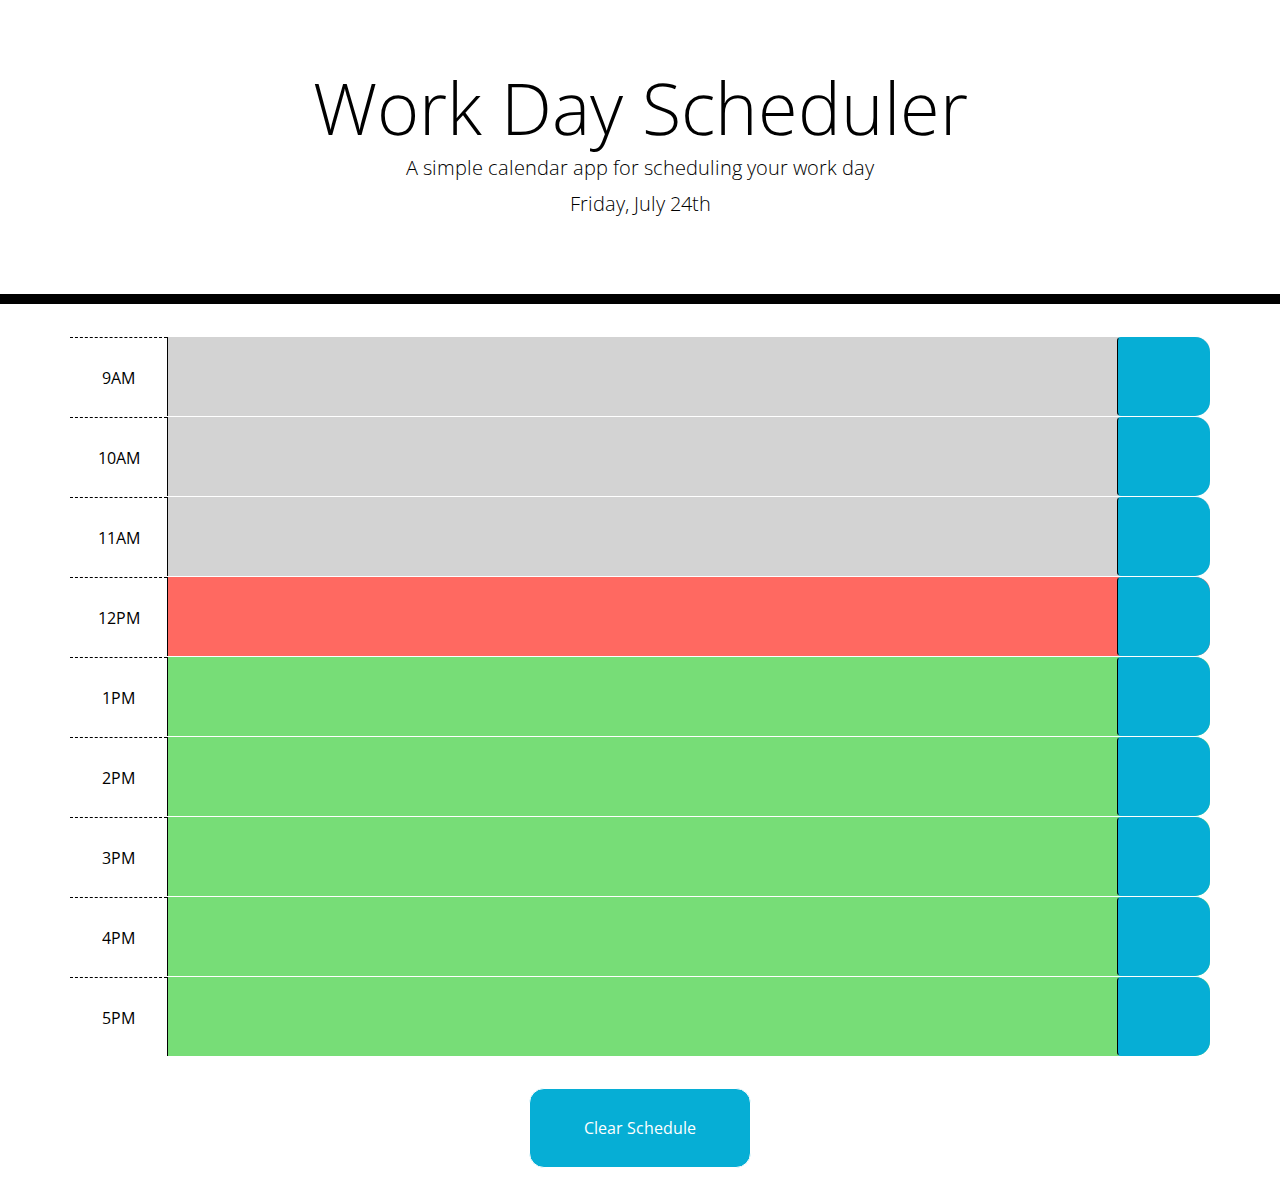
<file: index.html>
<!DOCTYPE html>
<html lang="en">
  <head>
    <meta charset="UTF-8" />
    <meta name="viewport" content="width=device-width, initial-scale=1.0" />
    <meta http-equiv="X-UA-Compatible" content="ie=edge" />
    
    <!-- link to bootstrap -->
    <link
      rel="stylesheet"
      href="https://stackpath.bootstrapcdn.com/bootstrap/4.3.1/css/bootstrap.min.css"
    />
    <!-- link to font awesome -->
    <link
      rel="stylesheet"
      href="https://use.fontawesome.com/releases/v5.8.1/css/all.css"
      integrity="sha384-50oBUHEmvpQ+1lW4y57PTFmhCaXp0ML5d60M1M7uH2+nqUivzIebhndOJK28anvf"
      crossorigin="anonymous"
    />
    <!-- link to fonts googleapis -->
    <link
      href="https://fonts.googleapis.com/css?family=Open+Sans&display=swap"
      rel="stylesheet"
    />
    <!-- link to css file -->
    <link rel="stylesheet" href="style.css" />
    <title>Work Day Scheduler</title>
  </head>

  <body>

    <header class="jumbotron">
      <h1 class="display-3">Work Day Scheduler</h1>
      <!-- lead is bootstrap class -->
      <p class="lead">A simple calendar app for scheduling your work day</p>
      <p id="currentDay" class="lead"></p>
      <p id="currentTime" class="lead"></p>
    </header>

    <div class="container">

      <!-- class attributes derived from original css -->
      <!-- 9AM time block -->
      <div class="row time-block" id="9">
        <!-- hour title -->
        <div class="col-sm hour">
          9AM
        </div>
        <!-- input area/ used textarea so that user could have multiple lines of text(input box only has only one line)-->
        <textarea class="col-sm-10 description"></textarea>
        <!-- button icon class based on fontasesome/ icon nested on button(ie layered) -->
        <button class="col-sm btn saveBtn"><i class="fas fa-save fa-2x"></i></button>
      </div>

      <!-- 10AM time block -->
      <div class="row time-block" id="10">
        <!-- hour title -->
        <div class="col-sm hour">
          10AM
        </div>
        <!-- input area -->
        <textarea class="col-sm-10 description"></textarea>
        <!-- button icon class based on fontasesome -->
        <button class="col-sm btn saveBtn"><i class="fas fa-save fa-2x"></i></button>
      </div>

      <!-- 11AM time block -->
      <div class="row time-block" id="11">
        <!-- hour title -->
        <div class="col-sm hour">
          11AM
        </div>
        <!-- input area -->
        <textarea class="col-sm-10 description"></textarea>
        <!-- button icon class based on fontasesome -->
        <button class="col-sm btn saveBtn"><i class="fas fa-save fa-2x"></i></button>
      </div>

      <!-- 12PM time block -->
      <div class="row time-block" id="12">
        <!-- hour title -->
        <div class="col-sm hour">
          12PM
        </div>
        <!-- input area -->
        <textarea class="col-sm-10 description"></textarea>
        <!-- button icon class based on fontasesome -->
        <button class="col-sm btn saveBtn"><i class="fas fa-save fa-2x"></i></button>
      </div>

      <!-- 1PM time block -->
      <div class="row time-block" id="13">
        <!-- hour title -->
        <div class="col-sm hour">
          1PM
        </div>
        <!-- input area -->
        <textarea class="col-sm-10 description"></textarea>
        <!-- button icon class based on fontasesome -->
        <button class="col-sm btn saveBtn"><i class="fas fa-save fa-2x"></i></button>
      </div>

      <!-- 2PM time block -->
      <div class="row time-block" id="14">
        <!-- hour title -->
        <div class="col-sm hour">
          2PM
        </div>
        <!-- input area -->
        <textarea class="col-sm-10 description"></textarea>
        <!-- button icon class based on fontasesome -->
        <button class="col-sm btn saveBtn"><i class="fas fa-save fa-2x"></i></button>
      </div>

      <!-- 3PM time block -->
      <div class="row time-block" id="15">
        <!-- hour title -->
        <div class="col-sm hour">
          3PM
        </div>
        <!-- input area -->
        <textarea class="col-sm-10 description"></textarea>
        <!-- button icon class based on fontasesome -->
        <button class="col-sm btn saveBtn"><i class="fas fa-save fa-2x"></i></button>
      </div>

      <!-- 4PM time block -->
      <div class="row time-block" id="16">
        <!-- hour title -->
        <div class="col-sm hour">
          4PM
        </div>
        <!-- input area -->
        <textarea class="col-sm-10 description"></textarea>
        <!-- button icon class based on fontasesome -->
        <button class="col-sm btn saveBtn"><i class="fas fa-save fa-2x"></i></button>
      </div>

      <!-- 5PM time block -->
      <div class="row time-block" id="17">
        <!-- hour title -->
        <div class="col-sm hour">
          5PM
        </div>
        <!-- input area -->
        <textarea class="col-sm-10 description"></textarea>
        <!-- button icon class based on fontasesome -->
        <button class="col-sm btn saveBtn"><i class="fas fa-save fa-2x"></i></button>
      </div>


      <button type="button" class="btn btn-danger clearStyle saveBtn">
        Clear Schedule
        </br>
        <i class="fas fa-trash-alt fa-2x"></i>
      </button>

      
      <!-- a footer to give buffer between bottom page and last -->
      <footer class="bottomPad"></footer>

    <!-- end of container -->
    </div>
    
    <script src="moment.js"></script>
    <script src="https://cdnjs.cloudflare.com/ajax/libs/jquery/3.2.1/jquery.min.js"></script>
    <script src="./script.js"></script>

    <!-- in future use this cdn for moment.js -->
    <!-- <script src="https://cdnjs.cloudflare.com/ajax/libs/moment.js/2.29.1/moment.min.js"></script> -->
  </body>
</html>
</file>
<file: style.css>
body {
  font-family: 'Open Sans', sans-serif;
  font-size: 16px;
  line-height: 1;
}


textarea{
  background: transparent;
  border: none;
  resize: none;
  color: #000000;
  border-left: 1px solid black;
  padding: 10px;
}

.jumbotron {
  text-align: center;
  background-color: transparent;
  color: black;
  border-radius: 0;
  border-bottom: 10px solid black;
}

.description{
  white-space: pre-wrap;
}

.time-block{
  text-align: center;
  border-radius: 15px;
}

.row {
  white-space: pre-wrap;
  height: 80px;
  border-top: 1px solid white;;
}

.hour {
  background-color: #ffffff;
  color: #000000;
  border-top: 1px dashed #000000;
}

.past {
  background-color: #d3d3d3;
  color: white;
}

.present {
  background-color: #ff6961;
  color: white;
}

.future {
  background-color: #77dd77;
  color: white;
}

.saveBtn {
  border-left: 1px solid black;
  border-top-right-radius: 15px;
  border-bottom-right-radius: 15px;
  background-color: #06AED5;
  color: white;
}

.saveBtn i:hover {
  /* font-size: 20px; */
  transition: all .3s ease-in-out;
}

/* paddingn at bottom of page */
.bottomPad {
  position: relative;
  left: 0;
  bottom: 0;
  width: 100%;
  height: 2rem;
 }

 /* clear button attributes */
 .clearStyle{
    margin-top: 2rem;
    width:20%;
    height: 80px;
    margin-left:40%;
    margin-right:40%;
    background-color: #06AED5;
    border-radius: 15px;
    border-color: white;
 }
</file>
